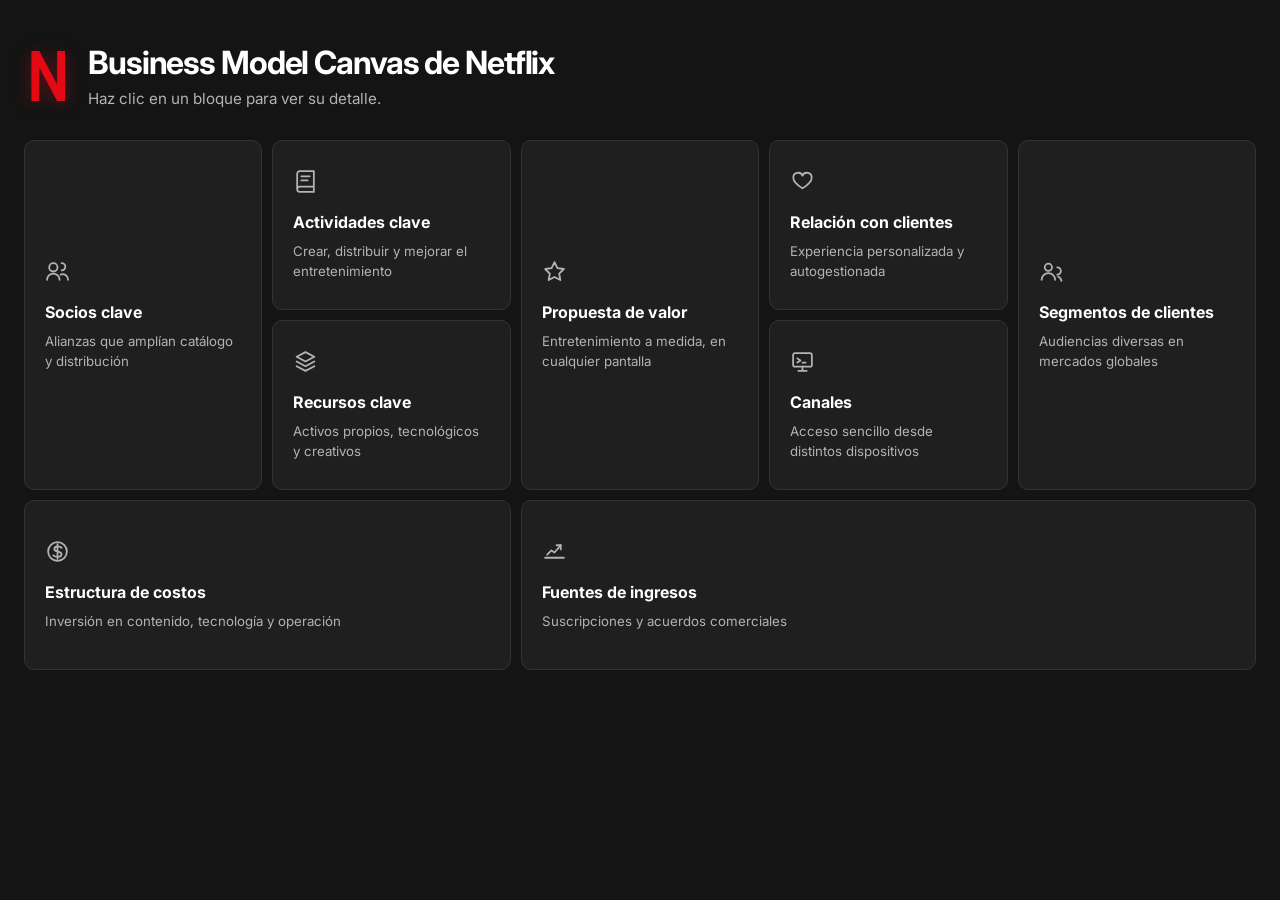
<file: Practica03/netflix-canvas/index.html>
﻿<!doctype html>
<html lang="es">
<head>
  <meta charset="utf-8">
  <meta name="viewport" content="width=device-width, initial-scale=1">
  <meta name="theme-color" content="#141414">
  <title>Business Model Canvas de Netflix</title>
  <link rel="preconnect" href="https://fonts.googleapis.com">
  <link rel="preconnect" href="https://fonts.gstatic.com" crossorigin>
  <link href="https://fonts.googleapis.com/css2?family=Inter:wght@400;500;600;700;800&display=swap" rel="stylesheet">
  <link rel="stylesheet" href="styles.css">
  <script type="module" src="script.js"></script>
</head>
<body>
  <main class="app-shell">
    <header class="page-header">
      <div class="brand-mark" aria-hidden="true">
        <svg viewBox="0 0 112 140" role="img" aria-label="Netflix logo">
          <path d="M0 0h22v94L72 0h22v140H72V46L22 140H0V0Z" fill="currentColor" transform="translate(112 0) scale(-1 1)"/>
        </svg>
      </div>
      <div>
        <h1>Business Model Canvas de Netflix</h1>
        <p>Haz clic en un bloque para ver su detalle.</p>
      </div>
    </header>
    <section class="canvas" id="canvas" aria-label="Business Model Canvas de Netflix"></section>
  </main>
  <div class="backdrop" id="backdrop" aria-hidden="true"></div>
  <div class="sr-only" id="announcer" aria-live="polite"></div>
</body>
</html>
</file>
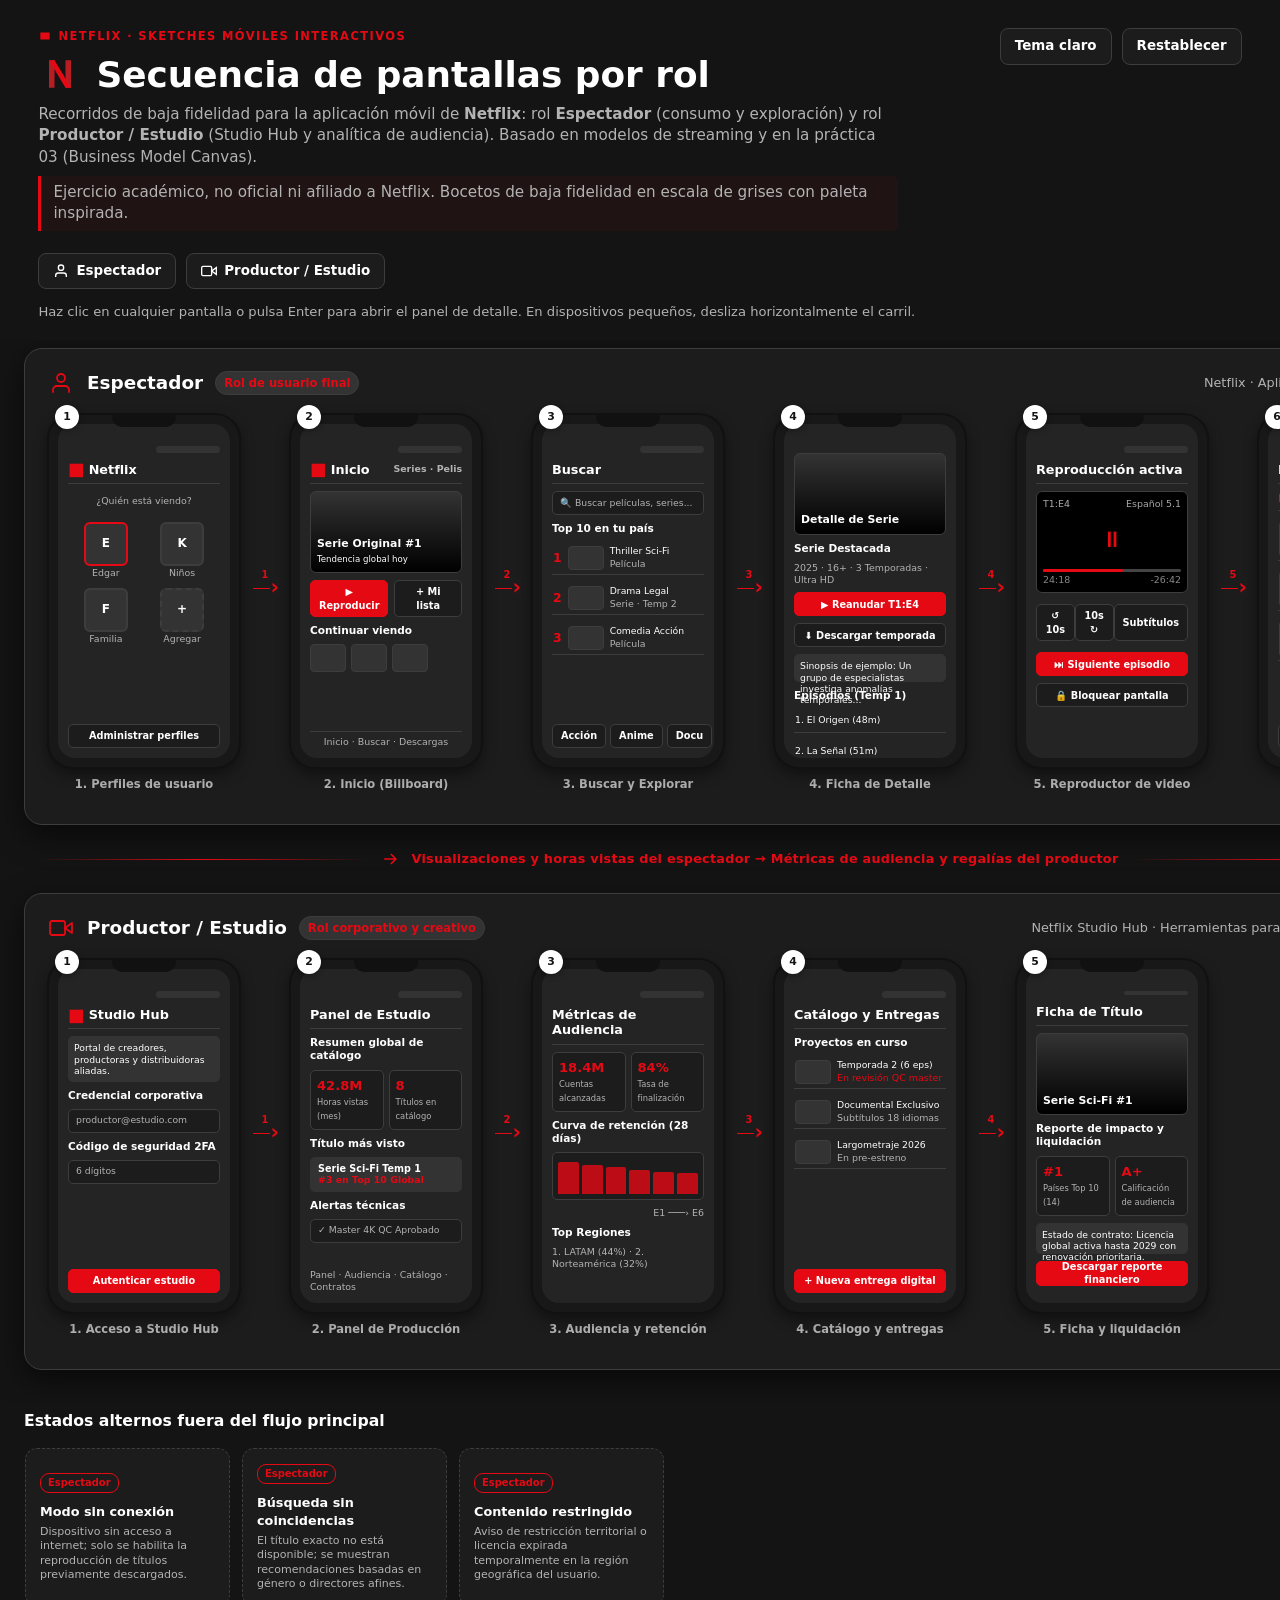
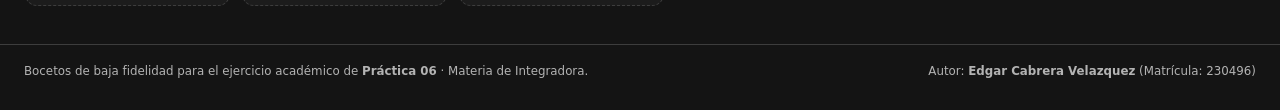
<file: Practica06/netflix-secuencia-pantallas.html>
<!doctype html>
<html lang="es">
<head>
  <meta charset="utf-8">
  <meta name="viewport" content="width=device-width, initial-scale=1">
  <meta name="description" content="Diagrama académico de secuencia de pantallas (sketches) de Netflix con 2 roles: Espectador y Productor de contenido.">
  <link rel="icon" href="data:image/svg+xml,%3Csvg xmlns='http://www.w3.org/2000/svg' viewBox='0 0 40 40'%3E%3Crect width='40' height='40' rx='9' fill='%23141414'/%3E%3Cpath d='M11 7h5v26h-5z' fill='%23B81D24'/%3E%3Cpath d='M24 7h5v26h-5z' fill='%23B81D24'/%3E%3Cpath d='M11 7l15 26h3L14 7z' fill='%23E50914'/%3E%3C/svg%3E">
  <title>Secuencia de pantallas · Netflix (Ejercicio Académico)</title>
  <style>
    :root {
      color-scheme: dark;
      --bg: #141414;
      --paper: #1c1c1c;
      --card-bg: #262626;
      --ink: #FFFFFF;
      --muted: #B3B3B3;
      --line: #3d3d3d;
      --fill: #333333;
      --fill2: #242424;
      --accent: #E50914;
      --accent-hover: #b81d24;
      --accent-ink: #FFFFFF;
      --accent-glow: rgba(229, 9, 20, 0.35);
      --frame: #111111;
      --phone: #181818;
      --shadow: 0 10px 30px rgba(0, 0, 0, 0.6);
      --font-stack: system-ui, -apple-system, "Segoe UI", Roboto, Helvetica, Arial, sans-serif;
    }

    body.light {
      color-scheme: light;
      --bg: #F4F4F6;
      --paper: #FFFFFF;
      --card-bg: #EAEAEA;
      --ink: #141414;
      --muted: #555555;
      --line: #CECECE;
      --fill: #DFDFDF;
      --fill2: #F0F0F0;
      --accent: #E50914;
      --accent-hover: #b81d24;
      --accent-ink: #FFFFFF;
      --accent-glow: rgba(229, 9, 20, 0.2);
      --frame: #242424;
      --phone: #FFFFFF;
      --shadow: 0 10px 30px rgba(0, 0, 0, 0.1);
    }

    * { box-sizing: border-box; }
    body {
      margin: 0;
      background: var(--bg);
      color: var(--ink);
      font: 14px/1.4 var(--font-stack);
      -webkit-font-smoothing: antialiased;
    }

    button {
      font: inherit;
      color: inherit;
      cursor: pointer;
      user-select: none;
      border: none;
      background: none;
    }

    button:focus-visible, [tabindex]:focus-visible {
      outline: 3px solid var(--accent);
      outline-offset: 3px;
    }

    /* HEADER */
    .top {
      max-width: 1650px;
      margin: auto;
      padding: 28px clamp(16px, 3vw, 48px) 14px;
    }
    .head {
      display: flex;
      justify-content: space-between;
      align-items: flex-start;
      gap: 24px;
    }
    .eyebrow {
      text-transform: uppercase;
      letter-spacing: .12em;
      font-size: .72rem;
      color: var(--accent);
      font-weight: 800;
      display: flex;
      align-items: center;
      gap: 6px;
    }
    .titleline {
      display: flex;
      align-items: center;
      gap: 14px;
      font-size: clamp(1.6rem, 2.8vw, 2.4rem);
      font-weight: 900;
      line-height: 1.15;
      margin: 8px 0;
    }
    .brandmark {
      width: 44px;
      height: 44px;
      flex: 0 0 44px;
    }
    .head p {
      max-width: 860px;
      color: var(--muted);
      margin: 8px 0;
      font-size: .95rem;
    }
    .academic {
      font-size: .82rem;
      color: var(--muted);
      border-left: 3px solid var(--accent);
      padding: 6px 12px;
      margin: 14px 0 0;
      background: rgba(229, 9, 20, 0.05);
      border-radius: 0 6px 6px 0;
    }

    .tools, .roles {
      display: flex;
      flex-wrap: wrap;
      gap: 10px;
    }
    .tools { justify-content: flex-end; }
    .tool, .rolebtn {
      border: 1px solid var(--line);
      border-radius: 8px;
      background: var(--paper);
      padding: 8px 14px;
      font-size: .84rem;
      font-weight: 600;
      transition: all .15s ease;
      display: inline-flex;
      align-items: center;
      gap: 7px;
    }
    .tool:hover, .rolebtn:hover {
      border-color: var(--accent);
      color: var(--ink);
    }
    .rolebtn[aria-pressed="true"] {
      background: var(--accent);
      color: var(--accent-ink);
      border-color: var(--accent);
      box-shadow: 0 0 0 3px var(--accent-glow);
    }
    .roles { margin-top: 14px; }
    .guide {
      font-size: .82rem;
      color: var(--muted);
      margin: 14px 0 4px;
    }

    /* CANVAS & LANES */
    .canvas {
      overflow-x: auto;
      padding: 8px 24px 32px;
      scrollbar-color: var(--line) transparent;
    }
    .lanes {
      max-width: 1650px;
      min-width: 1320px;
      margin: auto;
      display: grid;
      gap: 20px;
    }
    .lane {
      background: var(--paper);
      border: 1px solid var(--line);
      border-radius: 18px;
      padding: 20px 22px 22px;
      box-shadow: var(--shadow);
      transition: opacity .25s ease, filter .25s ease;
    }
    .lane.dim {
      opacity: 0.35;
      filter: grayscale(0.9);
    }
    .lanehead {
      display: flex;
      align-items: center;
      gap: 12px;
      margin: 0 0 16px;
    }
    .lanehead h2 {
      font-size: 1.15rem;
      font-weight: 800;
      margin: 0;
      scroll-margin-top: 30px;
    }
    .lanehead .badge {
      background: var(--fill);
      color: var(--accent);
      font-size: .72rem;
      font-weight: 700;
      padding: 3px 8px;
      border-radius: 12px;
      border: 1px solid var(--line);
    }
    .lanehead .hint {
      margin-left: auto;
      color: var(--muted);
      font-size: .8rem;
    }
    .icon {
      width: 28px;
      height: 28px;
      display: grid;
      place-items: center;
      color: var(--accent);
    }
    .icon svg {
      width: 24px;
      height: 24px;
      stroke: currentColor;
      fill: none;
      stroke-width: 1.8;
      stroke-linecap: round;
      stroke-linejoin: round;
    }

    /* FLOW & PHONES */
    .flow {
      display: flex;
      align-items: flex-start;
      gap: 12px;
    }
    .screen-wrap {
      width: 194px;
      flex: 0 0 194px;
      position: relative;
    }
    .phone {
      width: 100%;
      height: 356px;
      border: 2.5px solid var(--frame);
      border-radius: 26px;
      background: var(--phone);
      padding: 9px;
      position: relative;
      display: block;
      text-align: left;
      box-shadow: 0 6px 14px rgba(0,0,0,0.4);
      transition: transform .18s ease, box-shadow .18s ease, border-color .18s ease;
      cursor: pointer;
    }
    .phone:hover {
      transform: translateY(-4px);
      border-color: var(--accent);
      box-shadow: 0 12px 24px var(--accent-glow);
    }
    .notch {
      position: absolute;
      top: 0;
      left: calc(50% - 32px);
      height: 12px;
      width: 64px;
      background: var(--frame);
      border-radius: 0 0 10px 10px;
      z-index: 2;
    }
    .screen {
      height: 100%;
      min-width: 0;
      overflow: hidden;
      border-radius: 17px;
      background: var(--fill2);
      padding: 22px 10px 10px;
      display: flex;
      flex-direction: column;
      gap: 7px;
      font-size: .62rem;
    }

    /* WIREFRAME COMPONENTS */
    .status-bar {
      height: 7px;
      width: 42%;
      background: var(--fill);
      border-radius: 5px;
      align-self: flex-end;
    }
    .appbar {
      font-size: .8rem;
      font-weight: 800;
      line-height: 1.2;
      border-bottom: 1px solid var(--line);
      padding: 2px 0 6px;
      color: var(--ink);
      display: flex;
      align-items: center;
      gap: 4px;
    }
    .appbar .brand-dot {
      color: var(--accent);
      font-size: 1.1rem;
      line-height: 0;
    }
    .tiny {
      font-size: .59rem;
      color: var(--muted);
      line-height: 1.25;
      overflow-wrap: anywhere;
    }
    .label {
      font-size: .66rem;
      font-weight: 750;
      line-height: 1.24;
      color: var(--ink);
    }
    .field {
      height: 24px;
      min-height: 24px;
      border: 1px solid var(--line);
      border-radius: 5px;
      background: var(--paper);
      padding: 4px 7px;
      font-size: .58rem;
      color: var(--muted);
      overflow: hidden;
      white-space: nowrap;
      text-overflow: ellipsis;
      display: flex;
      align-items: center;
    }
    .block {
      min-height: 28px;
      background: var(--fill);
      border-radius: 5px;
      padding: 6px;
      font-size: .58rem;
      line-height: 1.2;
    }
    .tile {
      background: var(--fill);
      border-radius: 5px;
      min-height: 32px;
      padding: 6px 8px;
      font-size: .60rem;
      font-weight: 650;
      line-height: 1.15;
    }
    .row {
      display: flex;
      align-items: center;
      gap: 6px;
      min-height: 24px;
      border-bottom: 1px solid var(--line);
      padding: 3px 1px;
      font-size: .58rem;
    }
    .cover {
      width: 36px;
      height: 36px;
      flex: 0 0 36px;
      background: var(--fill);
      border: 1px solid var(--line);
      border-radius: 4px;
    }
    .cover.poster {
      width: 100%;
      height: 82px;
      flex: 0 0 82px;
      border-radius: 6px;
      background: linear-gradient(180deg, var(--fill) 0%, #000 100%);
      display: flex;
      align-items: flex-end;
      padding: 6px;
      font-weight: 800;
      color: #fff;
      font-size: .68rem;
    }
    .cover.avatar {
      width: 44px;
      height: 44px;
      border-radius: 6px;
      background: var(--fill);
      border: 2px solid var(--accent);
      display: grid;
      place-items: center;
      font-weight: 800;
      font-size: .75rem;
    }
    .buttonmock {
      min-height: 24px;
      border: 1px solid var(--line);
      border-radius: 5px;
      background: var(--fill);
      padding: 4px 8px;
      text-align: center;
      font-size: .61rem;
      font-weight: 750;
      display: flex;
      align-items: center;
      justify-content: center;
      gap: 4px;
    }
    .buttonmock.primary {
      background: var(--accent);
      border-color: var(--accent);
      color: var(--accent-ink);
    }
    .buttonmock.secondary {
      background: var(--paper);
      border-color: var(--line);
      color: var(--ink);
    }
    .spacer { flex: 1; }

    /* Video player sketch */
    .player-box {
      width: 100%;
      height: 102px;
      flex: 0 0 102px;
      background: #000;
      border-radius: 6px;
      position: relative;
      display: flex;
      flex-direction: column;
      justify-content: space-between;
      padding: 6px;
      border: 1px solid var(--line);
    }
    .player-center {
      align-self: center;
      font-size: 1.4rem;
      color: var(--accent);
    }
    .player-bar {
      height: 3px;
      width: 100%;
      background: #444;
      border-radius: 2px;
      position: relative;
    }
    .player-progress {
      height: 100%;
      width: 58%;
      background: var(--accent);
      border-radius: 2px;
    }

    /* Studio metric sketches */
    .metric-grid {
      display: grid;
      grid-template-columns: 1fr 1fr;
      gap: 5px;
    }
    .metric {
      padding: 6px;
      background: var(--paper);
      border: 1px solid var(--line);
      border-radius: 5px;
    }
    .metric b {
      display: block;
      font-size: .82rem;
      color: var(--accent);
    }
    .metric span {
      font-size: .52rem;
      color: var(--muted);
    }
    .chart-box {
      height: 48px;
      background: var(--paper);
      border: 1px solid var(--line);
      border-radius: 5px;
      padding: 5px;
      display: flex;
      align-items: flex-end;
      gap: 3px;
    }
    .chart-bar {
      flex: 1;
      background: var(--accent);
      border-radius: 2px 2px 0 0;
      opacity: .8;
    }

    /* STEP BADGE & ARROWS */
    .step {
      position: absolute;
      z-index: 3;
      left: 6px;
      top: -10px;
      width: 24px;
      height: 24px;
      border-radius: 50%;
      background: var(--ink);
      color: var(--bg);
      display: grid;
      place-items: center;
      font-size: .68rem;
      font-weight: 900;
      box-shadow: 0 2px 6px rgba(0,0,0,0.3);
    }
    .caption {
      text-align: center;
      font-size: .72rem;
      font-weight: 600;
      color: var(--muted);
      line-height: 1.25;
      min-height: 2.2em;
      margin: 8px 0 0;
    }
    .arrow {
      width: 24px;
      flex: 0 0 24px;
      margin-top: 155px;
      text-align: center;
      color: var(--accent);
      font-size: .62rem;
      font-weight: 800;
      position: relative;
    }
    .arrow:after {
      content: "";
      position: absolute;
      left: 0;
      right: 0;
      top: 20px;
      border-top: 1.5px solid var(--accent);
    }
    .arrow:before {
      content: "›";
      position: absolute;
      right: -2px;
      top: 9px;
      font-size: 1.3rem;
      line-height: 1;
      background: var(--paper);
      color: var(--accent);
      z-index: 1;
    }

    /* CROSS LANE CONNECTOR */
    .cross {
      display: flex;
      align-items: center;
      justify-content: center;
      gap: 12px;
      text-align: center;
      color: var(--accent);
      font-size: .8rem;
      font-weight: 700;
      padding: 4px 14px;
      letter-spacing: .02em;
    }
    .cross:before, .cross:after {
      content: "";
      height: 1px;
      background: linear-gradient(90deg, transparent, var(--accent), transparent);
      flex: 1;
    }
    .cross svg {
      width: 20px;
      height: 20px;
      stroke: var(--accent);
      fill: none;
      stroke-width: 2;
      flex: 0 0 auto;
    }

    /* ALTERNATES */
    .alternates {
      max-width: 1650px;
      margin: 8px auto 26px;
      padding: 0 24px;
    }
    .alternates h2 {
      font-size: .98rem;
      margin: 0 0 12px;
      font-weight: 750;
    }
    .altrow {
      display: flex;
      gap: 12px;
      overflow-x: auto;
      padding: 4px 1px 12px;
    }
    .alt {
      width: 205px;
      flex: 0 0 205px;
      min-height: 118px;
      background: var(--paper);
      border: 1px dashed var(--line);
      border-radius: 12px;
      text-align: left;
      padding: 14px;
      cursor: pointer;
      transition: all .16s ease;
    }
    .alt:hover {
      border-color: var(--accent);
      transform: translateY(-2px);
      box-shadow: 0 6px 14px var(--accent-glow);
    }
    .alt .tag {
      font-size: .62rem;
      font-weight: 700;
      color: var(--accent);
      border: 1px solid var(--accent);
      border-radius: 9px;
      padding: 2px 7px;
      display: inline-block;
      margin-bottom: 6px;
    }
    .alt b {
      display: block;
      font-size: .80rem;
      margin: 4px 0;
      color: var(--ink);
    }
    .alt small {
      display: block;
      color: var(--muted);
      font-size: .69rem;
      line-height: 1.3;
    }

    /* FOOTER */
    .foot {
      max-width: 1650px;
      padding: 0 24px 30px;
      margin: auto;
      color: var(--muted);
      font-size: .74rem;
      border-top: 1px solid var(--line);
      padding-top: 18px;
      display: flex;
      justify-content: space-between;
      flex-wrap: wrap;
      gap: 10px;
    }

    /* MODAL OVERLAY & PANEL */
    .overlay {
      position: fixed;
      inset: 0;
      background: rgba(0, 0, 0, 0.75);
      backdrop-filter: blur(4px);
      display: none;
      align-items: flex-end;
      justify-content: flex-end;
      z-index: 99;
      opacity: 0;
      transition: opacity .2s ease;
    }
    .overlay.open {
      display: flex;
      opacity: 1;
    }
    .panel {
      height: 100%;
      width: min(460px, 100%);
      overflow-y: auto;
      padding: 28px;
      background: var(--paper);
      color: var(--ink);
      border-left: 2px solid var(--accent);
      box-shadow: -10px 0 40px rgba(0, 0, 0, 0.7);
      transform: translateX(100%);
      transition: transform .25s ease;
    }
    .overlay.open .panel {
      transform: translateX(0);
    }
    .paneltop {
      display: flex;
      justify-content: space-between;
      gap: 14px;
      align-items: flex-start;
      margin-bottom: 20px;
    }
    .panel h2 {
      font-size: 1.35rem;
      font-weight: 850;
      margin: 6px 0 0;
    }
    .panel h3 {
      font-size: .86rem;
      text-transform: uppercase;
      letter-spacing: .06em;
      color: var(--accent);
      margin: 22px 0 6px;
      font-weight: 800;
    }
    .panel p {
      font-size: .88rem;
      color: var(--muted);
      line-height: 1.5;
      margin: 0;
    }
    .panel .close {
      border: 1px solid var(--line);
      border-radius: 8px;
      background: var(--fill);
      padding: 7px 12px;
      font-weight: 700;
      font-size: .82rem;
      transition: all .15s ease;
    }
    .panel .close:hover {
      background: var(--accent);
      color: var(--accent-ink);
      border-color: var(--accent);
    }
    .sr {
      position: absolute;
      width: 1px;
      height: 1px;
      padding: 0;
      margin: -1px;
      overflow: hidden;
      clip: rect(0,0,0,0);
      white-space: nowrap;
      border: 0;
    }

    /* ROLE ARRIVAL ANIMATION */
    .lane.arrived {
      animation: role-arrival 1s ease-out;
    }
    @keyframes role-arrival {
      0% {
        outline: 3px solid var(--accent);
        outline-offset: 2px;
        box-shadow: 0 0 0 8px var(--accent-glow), var(--shadow);
      }
      100% {
        outline: 1px solid transparent;
        outline-offset: 6px;
        box-shadow: var(--shadow);
      }
    }

    @media(max-width: 768px) {
      .head { display: block; }
      .tools { justify-content: flex-start; margin-top: 14px; }
      .canvas { padding-left: 14px; padding-right: 14px; }
      .lanes { min-width: 1280px; }
      .alternates { padding: 0 14px; }
      .panel {
        height: min(85%, 680px);
        width: 100%;
        border-radius: 20px 20px 0 0;
        border-left: none;
        border-top: 3px solid var(--accent);
        transform: translateY(100%);
      }
      .overlay.open .panel {
        transform: translateY(0);
      }
    }

    @media(prefers-reduced-motion: reduce) {
      *, *:before, *:after {
        scroll-behavior: auto !important;
        transition: none !important;
        animation: none !important;
      }
    }
  </style>
</head>
<body>

  <!-- HEADER -->
  <header class="top">
    <div class="head">
      <div>
        <div class="eyebrow">
          <svg width="14" height="14" viewBox="0 0 24 24" fill="currentColor"><path d="M4 6h16v12H4z"/></svg>
          Netflix · sketches móviles interactivos
        </div>
        <h1 class="titleline">
          <svg class="brandmark" role="img" aria-label="Logotipo original de cinta cinematográfica de streaming" viewBox="0 0 48 48">
            <rect width="48" height="48" rx="10" fill="#141414"/>
            <path d="M12 9h6v30h-6z" fill="#B81D24"/>
            <path d="M30 9h6v30h-6z" fill="#B81D24"/>
            <path d="M12 9l18 30h6L18 9z" fill="#E50914"/>
          </svg>
          <span>Secuencia de pantallas por rol</span>
        </h1>
        <p>Recorridos de baja fidelidad para la aplicación móvil de <strong>Netflix</strong>: rol <strong>Espectador</strong> (consumo y exploración) y rol <strong>Productor / Estudio</strong> (Studio Hub y analítica de audiencia). Basado en modelos de streaming y en la práctica 03 (Business Model Canvas).</p>
        <p class="academic">Ejercicio académico, no oficial ni afiliado a Netflix. Bocetos de baja fidelidad en escala de grises con paleta inspirada.</p>
      </div>
      <div class="tools">
        <button type="button" class="tool" id="theme" aria-pressed="false">Tema claro</button>
        <button type="button" class="tool" id="reset">Restablecer</button>
      </div>
    </div>

    <!-- ROLE FILTERS -->
    <div class="roles" aria-label="Seleccionar recorrido de rol">
      <button type="button" class="rolebtn" data-role="viewer" aria-pressed="false">
        <svg aria-hidden="true" width="16" height="16" viewBox="0 0 24 24" fill="none" stroke="currentColor" stroke-width="2"><path d="M20 21v-2a4 4 0 0 0-4-4H8a4 4 0 0 0-4 4v2"/><circle cx="12" cy="7" r="4"/></svg>
        Espectador
      </button>
      <button type="button" class="rolebtn" data-role="producer" aria-pressed="false">
        <svg aria-hidden="true" width="16" height="16" viewBox="0 0 24 24" fill="none" stroke="currentColor" stroke-width="2"><path d="M23 7l-7 5 7 5V7z"/><rect x="1" y="5" width="15" height="14" rx="2" ry="2"/></svg>
        Productor / Estudio
      </button>
    </div>
    <div class="guide">Haz clic en cualquier pantalla o pulsa Enter para abrir el panel de detalle. En dispositivos pequeños, desliza horizontalmente el carril.</div>
  </header>

  <div id="role-live" class="sr" aria-live="polite" aria-atomic="true"></div>

  <!-- CANVAS LANES -->
  <main class="canvas">
    <div class="lanes">

      <!-- LANE 1: ESPECTADOR -->
      <section class="lane" data-lane="viewer" aria-labelledby="viewer-heading">
        <div class="lanehead">
          <span class="icon" role="img" aria-label="Espectador">
            <svg viewBox="0 0 24 24"><path d="M20 21v-2a4 4 0 0 0-4-4H8a4 4 0 0 0-4 4v2"/><circle cx="12" cy="7" r="4"/></svg>
          </span>
          <h2 id="viewer-heading" tabindex="-1">Espectador</h2>
          <span class="badge">Rol de usuario final</span>
          <span class="hint">Netflix · Aplicación móvil de streaming</span>
        </div>

        <div class="flow">
          <!-- Pantalla 1: Login / Perfiles -->
          <div class="screen-wrap">
            <button class="phone" data-screen="v-login" aria-label="Pantalla 1: Inicio de sesión y selección de perfil">
              <span class="step">1</span>
              <span class="notch"></span>
              <span class="screen">
                <span class="status-bar"></span>
                <span class="appbar"><span class="brand-dot">■</span> Netflix</span>
                <span class="tiny" style="text-align:center;margin-top:4px">¿Quién está viendo?</span>
                <div style="display:grid;grid-template-columns:1fr 1fr;gap:8px;margin:8px auto;width:95%">
                  <div style="text-align:center"><div class="cover avatar" style="margin:auto">E</div><span class="tiny">Edgar</span></div>
                  <div style="text-align:center"><div class="cover avatar" style="margin:auto;border-color:var(--line)">K</div><span class="tiny">Niños</span></div>
                  <div style="text-align:center"><div class="cover avatar" style="margin:auto;border-color:var(--line)">F</div><span class="tiny">Familia</span></div>
                  <div style="text-align:center"><div class="cover avatar" style="margin:auto;border-color:var(--line);border-style:dashed">+</div><span class="tiny">Agregar</span></div>
                </div>
                <span class="spacer"></span>
                <span class="buttonmock secondary">Administrar perfiles</span>
              </span>
            </button>
            <p class="caption">1. Perfiles de usuario</p>
          </div>

          <div class="arrow" aria-hidden="true">1</div>

          <!-- Pantalla 2: Inicio / Billboard -->
          <div class="screen-wrap">
            <button class="phone" data-screen="v-home" aria-label="Pantalla 2: Inicio y cartelera">
              <span class="step">2</span>
              <span class="notch"></span>
              <span class="screen">
                <span class="status-bar"></span>
                <span class="appbar"><span class="brand-dot">■</span> Inicio <span class="tiny" style="margin-left:auto">Series · Pelis</span></span>
                <div class="cover poster">
                  <span>Serie Original #1<br><span style="font-weight:400;font-size:.54rem">Tendencia global hoy</span></span>
                </div>
                <div style="display:flex;gap:6px">
                  <span class="buttonmock primary" style="flex:1">▶ Reproducir</span>
                  <span class="buttonmock secondary" style="flex:1">+ Mi lista</span>
                </div>
                <span class="label">Continuar viendo</span>
                <div style="display:flex;gap:5px;overflow:hidden">
                  <div class="cover" style="width:48px;height:28px"></div>
                  <div class="cover" style="width:48px;height:28px"></div>
                  <div class="cover" style="width:48px;height:28px"></div>
                </div>
                <span class="spacer"></span>
                <span class="tiny" style="text-align:center;border-top:1px solid var(--line);padding-top:4px">Inicio · Buscar · Descargas</span>
              </span>
            </button>
            <p class="caption">2. Inicio (Billboard)</p>
          </div>

          <div class="arrow" aria-hidden="true">2</div>

          <!-- Pantalla 3: Buscar / Explorar -->
          <div class="screen-wrap">
            <button class="phone" data-screen="v-search" aria-label="Pantalla 3: Búsqueda y categorías">
              <span class="step">3</span>
              <span class="notch"></span>
              <span class="screen">
                <span class="status-bar"></span>
                <span class="appbar">Buscar</span>
                <div class="field">🔍 Buscar películas, series...</div>
                <span class="label">Top 10 en tu país</span>
                <div class="row"><b style="color:var(--accent);font-size:.78rem">1</b><span class="cover" style="height:24px;width:32px"></span><span>Thriller Sci-Fi<br><span class="tiny">Película</span></span></div>
                <div class="row"><b style="color:var(--accent);font-size:.78rem">2</b><span class="cover" style="height:24px;width:32px"></span><span>Drama Legal<br><span class="tiny">Serie · Temp 2</span></span></div>
                <div class="row"><b style="color:var(--accent);font-size:.78rem">3</b><span class="cover" style="height:24px;width:32px"></span><span>Comedia Acción<br><span class="tiny">Película</span></span></div>
                <span class="spacer"></span>
                <div style="display:flex;gap:4px"><span class="buttonmock secondary" style="flex:1">Acción</span><span class="buttonmock secondary" style="flex:1">Anime</span><span class="buttonmock secondary" style="flex:1">Docu</span></div>
              </span>
            </button>
            <p class="caption">3. Buscar y Explorar</p>
          </div>

          <div class="arrow" aria-hidden="true">3</div>

          <!-- Pantalla 4: Detalle de Título -->
          <div class="screen-wrap">
            <button class="phone" data-screen="v-detail" aria-label="Pantalla 4: Detalle del título">
              <span class="step">4</span>
              <span class="notch"></span>
              <span class="screen">
                <span class="status-bar"></span>
                <div class="cover poster" style="height:70px">
                  <span>Detalle de Serie</span>
                </div>
                <span class="label">Serie Destacada</span>
                <span class="tiny">2025 · 16+ · 3 Temporadas · Ultra HD</span>
                <span class="buttonmock primary">▶ Reanudar T1:E4</span>
                <span class="buttonmock secondary">⬇ Descargar temporada</span>
                <span class="block">Sinopsis de ejemplo: Un grupo de especialistas investiga anomalías temporales...</span>
                <span class="label">Episodios (Temp 1)</span>
                <div class="row"><span>1. El Origen (48m)</span></div>
                <div class="row"><span>2. La Señal (51m)</span></div>
                <span class="spacer"></span>
              </span>
            </button>
            <p class="caption">4. Ficha de Detalle</p>
          </div>

          <div class="arrow" aria-hidden="true">4</div>

          <!-- Pantalla 5: Reproductor -->
          <div class="screen-wrap">
            <button class="phone" data-screen="v-player" aria-label="Pantalla 5: Reproductor de streaming">
              <span class="step">5</span>
              <span class="notch"></span>
              <span class="screen">
                <span class="status-bar"></span>
                <span class="appbar">Reproducción activa</span>
                <div class="player-box">
                  <div style="display:flex;justify-content:space-between"><span class="tiny" style="color:#aaa">T1:E4</span><span class="tiny" style="color:#aaa">Español 5.1</span></div>
                  <div class="player-center">⏸</div>
                  <div>
                    <div class="player-bar"><div class="player-progress"></div></div>
                    <div style="display:flex;justify-content:space-between;margin-top:2px"><span class="tiny" style="color:#888">24:18</span><span class="tiny" style="color:#888">-26:42</span></div>
                  </div>
                </div>
                <div style="display:flex;justify-content:space-between;margin:4px 0">
                  <span class="buttonmock secondary" style="flex:1">↺ 10s</span>
                  <span class="buttonmock secondary" style="flex:1">10s ↻</span>
                  <span class="buttonmock secondary" style="flex:1">Subtítulos</span>
                </div>
                <span class="buttonmock primary">⏭ Siguiente episodio</span>
                <span class="buttonmock secondary">🔒 Bloquear pantalla</span>
                <span class="spacer"></span>
              </span>
            </button>
            <p class="caption">5. Reproductor de video</p>
          </div>

          <div class="arrow" aria-hidden="true">5</div>

          <!-- Pantalla 6: Mi lista y Descargas -->
          <div class="screen-wrap">
            <button class="phone" data-screen="v-library" aria-label="Pantalla 6: Mi lista y descargas">
              <span class="step">6</span>
              <span class="notch"></span>
              <span class="screen">
                <span class="status-bar"></span>
                <span class="appbar">Mi lista y Descargas</span>
                <div style="display:flex;border-bottom:1px solid var(--line);gap:10px;padding-bottom:4px">
                  <b style="color:var(--accent);font-size:.65rem">Mi lista (12)</b>
                  <span class="tiny">Descargas (3)</span>
                </div>
                <div class="row"><span class="cover" style="width:28px;height:36px"></span><span>Sci-Fi Original<br><span class="tiny">Película · 1h 54m</span></span></div>
                <div class="row"><span class="cover" style="width:28px;height:36px"></span><span>Drama Misterio<br><span class="tiny">Serie · 2 temporadas</span></span></div>
                <div class="row"><span class="cover" style="width:28px;height:36px"></span><span>Documental Tierra<br><span class="tiny">Serie documental</span></span></div>
                <span class="spacer"></span>
                <div class="field" style="font-size:.52rem">💾 Almacenamiento: 4.2 GB libres</div>
              </span>
            </button>
            <p class="caption">6. Mi lista y Descargas</p>
          </div>
        </div>
      </section>

      <!-- CROSS-LANE FLOW -->
      <div class="cross" aria-label="Las reproducciones y horas vistas alimentan las métricas y regalías del productor">
        <svg aria-hidden="true" viewBox="0 0 24 24"><path d="M5 12h14M13 6l6 6-6 6"/></svg>
        <span>Visualizaciones y horas vistas del espectador → Métricas de audiencia y regalías del productor</span>
      </div>

      <!-- LANE 2: PRODUCTOR / ESTUDIO -->
      <section class="lane" data-lane="producer" aria-labelledby="producer-heading">
        <div class="lanehead">
          <span class="icon" role="img" aria-label="Productor / Estudio">
            <svg viewBox="0 0 24 24"><path d="M23 7l-7 5 7 5V7z"/><rect x="1" y="5" width="15" height="14" rx="2" ry="2"/></svg>
          </span>
          <h2 id="producer-heading" tabindex="-1">Productor / Estudio</h2>
          <span class="badge">Rol corporativo y creativo</span>
          <span class="hint">Netflix Studio Hub · Herramientas para creadores y distribuidoras</span>
        </div>

        <div class="flow">
          <!-- Pantalla 1: Login Studio Hub -->
          <div class="screen-wrap">
            <button class="phone" data-screen="p-login" aria-label="Pantalla 1: Acceso a Studio Hub">
              <span class="step">1</span>
              <span class="notch"></span>
              <span class="screen">
                <span class="status-bar"></span>
                <span class="appbar"><span class="brand-dot">■</span> Studio Hub</span>
                <span class="block">Portal de creadores, productoras y distribuidoras aliadas.</span>
                <span class="label">Credencial corporativa</span>
                <div class="field">productor@estudio.com</div>
                <span class="label">Código de seguridad 2FA</span>
                <div class="field">6 dígitos</div>
                <span class="spacer"></span>
                <span class="buttonmock primary">Autenticar estudio</span>
              </span>
            </button>
            <p class="caption">1. Acceso a Studio Hub</p>
          </div>

          <div class="arrow" aria-hidden="true">1</div>

          <!-- Pantalla 2: Dashboard Principal -->
          <div class="screen-wrap">
            <button class="phone" data-screen="p-home" aria-label="Pantalla 2: Panel principal de producción">
              <span class="step">2</span>
              <span class="notch"></span>
              <span class="screen">
                <span class="status-bar"></span>
                <span class="appbar">Panel de Estudio</span>
                <span class="label">Resumen global de catálogo</span>
                <div class="metric-grid">
                  <div class="metric"><b>42.8M</b><span>Horas vistas (mes)</span></div>
                  <div class="metric"><b>8</b><span>Títulos en catálogo</span></div>
                </div>
                <span class="label">Título más visto</span>
                <div class="tile">Serie Sci-Fi Temp 1<br><span class="tiny" style="color:var(--accent)">#3 en Top 10 Global</span></div>
                <span class="label">Alertas técnicas</span>
                <div class="field">✓ Master 4K QC Aprobado</div>
                <span class="spacer"></span>
                <span class="tiny">Panel · Audiencia · Catálogo · Contratos</span>
              </span>
            </button>
            <p class="caption">2. Panel de Producción</p>
          </div>

          <div class="arrow" aria-hidden="true">2</div>

          <!-- Pantalla 3: Métricas de Audiencia -->
          <div class="screen-wrap">
            <button class="phone" data-screen="p-audience" aria-label="Pantalla 3: Métricas de audiencia y retención">
              <span class="step">3</span>
              <span class="notch"></span>
              <span class="screen">
                <span class="status-bar"></span>
                <span class="appbar">Métricas de Audiencia</span>
                <div class="metric-grid">
                  <div class="metric"><b>18.4M</b><span>Cuentas alcanzadas</span></div>
                  <div class="metric"><b>84%</b><span>Tasa de finalización</span></div>
                </div>
                <span class="label">Curva de retención (28 días)</span>
                <div class="chart-box">
                  <div class="chart-bar" style="height:90%"></div>
                  <div class="chart-bar" style="height:82%"></div>
                  <div class="chart-bar" style="height:75%"></div>
                  <div class="chart-bar" style="height:68%"></div>
                  <div class="chart-bar" style="height:62%"></div>
                  <div class="chart-bar" style="height:58%"></div>
                </div>
                <span class="tiny" style="text-align:right">E1 ───› E6</span>
                <span class="label">Top Regiones</span>
                <div class="tiny">1. LATAM (44%) · 2. Norteamérica (32%)</div>
                <span class="spacer"></span>
              </span>
            </button>
            <p class="caption">3. Audiencia y retención</p>
          </div>

          <div class="arrow" aria-hidden="true">3</div>

          <!-- Pantalla 4: Catálogo y Entregas -->
          <div class="screen-wrap">
            <button class="phone" data-screen="p-catalog" aria-label="Pantalla 4: Gestión de catálogo y entregas">
              <span class="step">4</span>
              <span class="notch"></span>
              <span class="screen">
                <span class="status-bar"></span>
                <span class="appbar">Catálogo y Entregas</span>
                <span class="label">Proyectos en curso</span>
                <div class="row">
                  <span class="cover" style="width:24px;height:24px"></span>
                  <span>Temporada 2 (6 eps)<br><span class="tiny" style="color:var(--accent)">En revisión QC master</span></span>
                </div>
                <div class="row">
                  <span class="cover" style="width:24px;height:24px"></span>
                  <span>Documental Exclusivo<br><span class="tiny">Subtítulos 18 idiomas</span></span>
                </div>
                <div class="row">
                  <span class="cover" style="width:24px;height:24px"></span>
                  <span>Largometraje 2026<br><span class="tiny">En pre-estreno</span></span>
                </div>
                <span class="spacer"></span>
                <span class="buttonmock primary">+ Nueva entrega digital</span>
              </span>
            </button>
            <p class="caption">4. Catálogo y entregas</p>
          </div>

          <div class="arrow" aria-hidden="true">4</div>

          <!-- Pantalla 5: Ficha de Producción y Reporte -->
          <div class="screen-wrap">
            <button class="phone" data-screen="p-detail" aria-label="Pantalla 5: Ficha de producción y liquidación">
              <span class="step">5</span>
              <span class="notch"></span>
              <span class="screen">
                <span class="status-bar"></span>
                <span class="appbar">Ficha de Título</span>
                <div class="cover poster" style="height:60px">
                  <span>Serie Sci-Fi #1</span>
                </div>
                <span class="label">Reporte de impacto y liquidación</span>
                <div class="metric-grid">
                  <div class="metric"><b>#1</b><span>Países Top 10 (14)</span></div>
                  <div class="metric"><b>A+</b><span>Calificación de audiencia</span></div>
                </div>
                <span class="block">Estado de contrato: Licencia global activa hasta 2029 con renovación prioritaria.</span>
                <span class="buttonmock primary">Descargar reporte financiero</span>
                <span class="spacer"></span>
              </span>
            </button>
            <p class="caption">5. Ficha y liquidación</p>
          </div>
        </div>
      </section>

    </div>
  </main>

  <!-- ALTERNATES -->
  <section class="alternates">
    <h2>Estados alternos fuera del flujo principal</h2>
    <div class="altrow">
      <button type="button" class="alt" data-screen="x-offline">
        <span class="tag">Espectador</span>
        <b>Modo sin conexión</b>
        <small>Dispositivo sin acceso a internet; solo se habilita la reproducción de títulos previamente descargados.</small>
      </button>

      <button type="button" class="alt" data-screen="x-no-results">
        <span class="tag">Espectador</span>
        <b>Búsqueda sin coincidencias</b>
        <small>El título exacto no está disponible; se muestran recomendaciones basadas en género o directores afines.</small>
      </button>

      <button type="button" class="alt" data-screen="x-unavailable">
        <span class="tag">Espectador</span>
        <b>Contenido restringido</b>
        <small>Aviso de restricción territorial o licencia expirada temporalmente en la región geográfica del usuario.</small>
      </button>
    </div>
  </section>

  <!-- FOOTER -->
  <footer class="foot">
    <span>Bocetos de baja fidelidad para el ejercicio académico de <strong>Práctica 06</strong> · Materia de Integradora.</span>
    <span>Autor: <strong>Edgar Cabrera Velazquez</strong> (Matrícula: 230496)</span>
  </footer>

  <!-- DETAIL MODAL OVERLAY -->
  <div class="overlay" id="overlay" role="dialog" aria-modal="true" aria-labelledby="panel-title">
    <aside class="panel">
      <div class="paneltop">
        <div>
          <div class="eyebrow" id="panel-role">Detalle de pantalla</div>
          <h2 id="panel-title">Título</h2>
        </div>
        <button type="button" class="close" id="close" aria-label="Cerrar panel de detalle">Cerrar ✕</button>
      </div>
      <div id="panel-body"></div>
    </aside>
  </div>

  <!-- SCRIPT -->
  <script>
    const details = {
      'v-login': [
        'Espectador',
        'Inicio de sesión y selección de perfiles',
        'Permitir que el usuario se autentique y seleccione su perfil personal dentro de la cuenta del hogar para mantener recomendaciones y listas separadas.',
        'Avatar personal, perfiles de miembros de la familia, perfil especial para niños con control parental, opción de agregar nuevo perfil y botón de administración.',
        'Toca el perfil de Edgar → Ingresa a la Pantalla de Inicio (Billboard).'
      ],
      'v-home': [
        'Espectador',
        'Inicio (Cartelera y Carruseles)',
        'Presentar el estreno o contenido más relevante en un gran Billboard superior con acceso inmediato, seguido de filas personalizadas de recomendaciones.',
        'Billboard con póster principal, botón destacado "Reproducir", botón "+ Mi lista", carrusel "Continuar viendo" y fila de tendencias.',
        'Toca el botón Buscar en la barra de navegación → Pantalla de Búsqueda y Exploración.'
      ],
      'v-search': [
        'Espectador',
        'Buscar y Explorar',
        'Permitir encontrar títulos específicos por nombre, actores o directores, o explorar el catálogo a través de los títulos más vistos del día.',
        'Campo de texto de búsqueda en tiempo real, lista clasificada del Top 10 hoy en el país y filtros rápidos por categorías (Acción, Anime, Documentales).',
        'Toca un título del Top 10 o de los resultados → Ficha de Detalle del Título.'
      ],
      'v-detail': [
        'Espectador',
        'Ficha de Detalle de Película / Serie',
        'Proveer sinopsis completa, ficha técnica, elenco, temporadas, duración, opciones de audio y control de lista personal antes de reproducir.',
        'Póster principal de cabecera, etiquetas de año, edad recomendada y resolución (4K/HDR), botón grande de Reproducción, selector de temporadas y lista de episodios.',
        'Toca el botón Reproducir → Pantalla de Reproductor de Video.'
      ],
      'v-player': [
        'Espectador',
        'Reproductor de Video en Streaming',
        'Brindar una experiencia inmersiva de visualización con controles precisos de reproducción, selección de idiomas de audio y subtítulos cerrados.',
        'Ventana de video interactiva, barra de avance temporal, controles de salto de 10 segundos, selector de audio/subtítulos, botón de bloqueo de pantalla y botón de siguiente episodio.',
        'Pulsa atrás y abre la pestaña de Mi lista → Pantalla de Mi Lista y Descargas.'
      ],
      'v-library': [
        'Espectador',
        'Mi lista y Contenido Descargado',
        'Gestionar la colección de series y películas guardadas para ver después, así como administrar el almacenamiento ocupado por descargas offline.',
        'Pestañas conmutables entre "Mi lista" y "Descargas", tarjetas con miniaturas y botón de descarga rápida, e indicador del espacio libre en el dispositivo.',
        'Selecciona cualquier título para comenzar la reproducción directa.'
      ],
      'p-login': [
        'Productor / Estudio',
        'Acceso seguro a Netflix Studio Hub',
        'Autenticación empresarial para casas productoras, directores y distribuidores autorizados con acceso al catálogo maestro.',
        'Formulario con correo corporativo, autenticación de dos factores (2FA) y selección de la productora asociada.',
        'Introduce el código de verificación → Ingresa al Panel Principal del Estudio.'
      ],
      'p-home': [
        'Productor / Estudio',
        'Panel Principal de Producción (Dashboard)',
        'Brindar una vista panorámica del rendimiento de los títulos licenciados u originales del estudio en la plataforma.',
        'Tarjetas de horas de visualización mensuales acumuladas (Hours Viewed), títulos activos, monitoreo del Top 10 global y avisos de control de calidad.',
        'Toca el módulo de análisis de audiencia → Pantalla de Métricas de Audiencia y Retención.'
      ],
      'p-audience': [
        'Productor / Estudio',
        'Métricas de Audiencia y Curva de Retención',
        'Evaluar la recepción del contenido a nivel global y cómo los espectadores avanzan a través de los episodios de una temporada.',
        'Gráfico de barras de retención episodio por episodio, métrica de cuentas alcanzadas en los primeros 28 días y distribución demográfica por región.',
        'Selecciona la pestaña de Catálogo → Gestión de Catálogo y Entregas Digitales.'
      ],
      'p-catalog': [
        'Productor / Estudio',
        'Gestión de Catálogo y Entregas Digitales',
        'Supervisar el flujo de trabajo de posproducción, revisión de calidad (QC) de audio/video y preparación de paquetes multilingües.',
        'Lista de proyectos con semáforo de estado ("En revisión QC", "Aprobado", "En catálogo"), progreso de subtitulado y botón de entrega de nuevos masters.',
        'Selecciona un título en catálogo → Ficha de Producción y Liquidación.'
      ],
      'p-detail': [
        'Productor / Estudio',
        'Ficha de Producción y Liquidación Financiera',
        'Consultar el expediente integral de un título, impacto en ranking internacional y el reporte contractual de regalías.',
        'Ficha técnica maestra, resumen de países donde alcanzó el Top 10, calificación promedio de usuarios y botón para descargar el reporte financiero oficial.',
        'El recorrido del rol de Productor concluye en esta ficha de gestión integral.'
      ],
      'x-offline': [
        'Espectador',
        'Modo sin conexión a internet',
        'Avisar al usuario que no cuenta con conexión de red y dirigirlo a reproducir el contenido que descargó previamente en la memoria de su teléfono.',
        'Banner de advertencia de desconexión, lista filtrada únicamente con títulos descargados y botón para reintentar la conexión.',
        'Conéctate a una red Wi-Fi o datos para restaurar el catálogo completo.'
      ],
      'x-no-results': [
        'Espectador',
        'Búsqueda sin coincidencias directas',
        'Evitar frustración al no hallar un título específico sugiriendo producciones del mismo género o con temática similar disponibles en el catálogo.',
        'Mensaje amigable "No encontramos resultados para tu búsqueda", sugerencias temáticas y mosaico de títulos recomendados.',
        'Modifica la búsqueda o toca una recomendación para abrir su detalle.'
      ],
      'x-unavailable': [
        'Espectador',
        'Contenido no disponible en tu región',
        'Informar con claridad que una película o serie no está licenciada en el país actual del usuario o que su disponibilidad ha finalizado.',
        'Ícono de restricción geográfica, explicación de derechos de distribución y botón para recibir notificación si el título vuelve a estar disponible.',
        'Regresa a la pantalla de Inicio para explorar otros títulos disponibles.'
      ]
    };

    const overlay = document.getElementById('overlay');
    const panelTitle = document.getElementById('panel-title');
    const panelRole = document.getElementById('panel-role');
    const panelBody = document.getElementById('panel-body');
    const closeBtn = document.getElementById('close');
    let triggerEl = null;

    function openPanel(id, el) {
      const d = details[id];
      if (!d) return;
      triggerEl = el;
      panelRole.textContent = d[0];
      panelTitle.textContent = d[1];
      panelBody.replaceChildren();

      const sections = [
        ['Propósito de la pantalla', d[2]],
        ['Elementos de la interfaz', d[3]],
        ['Acción hacia la siguiente pantalla', d[4]]
      ];

      for (const [title, text] of sections) {
        const h = document.createElement('h3');
        h.textContent = title;
        const p = document.createElement('p');
        p.textContent = text;
        panelBody.append(h, p);
      }

      overlay.classList.add('open');
      closeBtn.focus();
    }

    function closePanel() {
      overlay.classList.remove('open');
      if (triggerEl) triggerEl.focus();
    }

    document.querySelectorAll('[data-screen]').forEach(el => {
      el.addEventListener('click', () => openPanel(el.dataset.screen, el));
    });

    closeBtn.addEventListener('click', closePanel);
    overlay.addEventListener('click', (e) => {
      if (e.target === overlay) closePanel();
    });
    document.addEventListener('keydown', (e) => {
      if (e.key === 'Escape' && overlay.classList.contains('open')) closePanel();
    });

    // ROLE NAVIGATION & HIGHLIGHT
    document.querySelectorAll('.rolebtn').forEach(btn => {
      btn.addEventListener('click', () => {
        const role = btn.dataset.role;
        document.querySelectorAll('.rolebtn').forEach(b => {
          b.setAttribute('aria-pressed', String(b === btn));
        });

        document.querySelectorAll('.lane').forEach(l => {
          l.classList.toggle('dim', l.dataset.lane !== role);
        });

        const targetLane = document.querySelector(`.lane[data-lane="${role}"]`);
        const heading = targetLane.querySelector('.lanehead h2');
        const canvas = document.querySelector('.canvas');
        const reduce = window.matchMedia('(prefers-reduced-motion: reduce)').matches;

        canvas.scrollTo({ left: 0, behavior: reduce ? 'auto' : 'smooth' });

        const rect = targetLane.getBoundingClientRect();
        const margin = 28;
        const fullyVisible = rect.top >= margin && rect.bottom <= window.innerHeight;

        if (!fullyVisible) {
          window.scrollTo({
            top: Math.max(0, window.scrollY + rect.top - margin),
            behavior: reduce ? 'auto' : 'smooth'
          });
        }

        heading.setAttribute('tabindex', '-1');
        heading.focus({ preventScroll: true });

        document.getElementById('role-live').textContent =
          `Mostrando el recorrido del ${role === 'producer' ? 'Productor / Estudio' : 'Espectador'}.`;

        if (!reduce) {
          targetLane.classList.remove('arrived');
          void targetLane.offsetWidth;
          targetLane.classList.add('arrived');
          targetLane.addEventListener('animationend', () => targetLane.classList.remove('arrived'), { once: true });
        }
      });
    });

    // THEME TOGGLE
    const themeBtn = document.getElementById('theme');
    themeBtn.addEventListener('click', () => {
      const isLight = document.body.classList.toggle('light');
      themeBtn.setAttribute('aria-pressed', String(isLight));
      themeBtn.textContent = isLight ? 'Tema oscuro' : 'Tema claro';
    });

    // RESET BUTTON
    document.getElementById('reset').addEventListener('click', () => {
      document.querySelectorAll('.rolebtn').forEach(b => b.setAttribute('aria-pressed', 'false'));
      document.querySelectorAll('.lane').forEach(l => l.classList.remove('dim'));
      document.body.classList.remove('light');
      themeBtn.setAttribute('aria-pressed', 'false');
      themeBtn.textContent = 'Tema claro';
      closePanel();
    });
  </script>
</body>
</html>
</file>
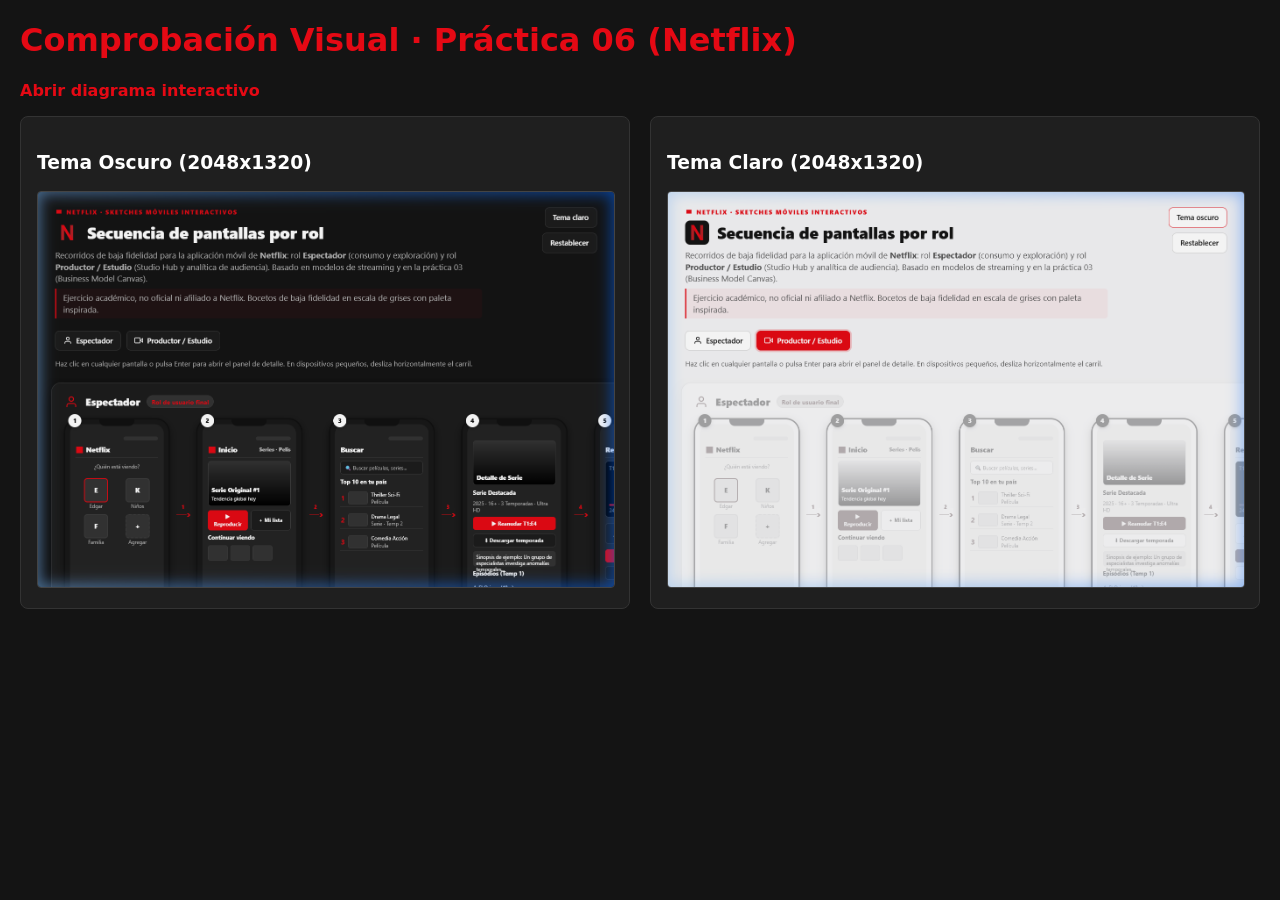
<file: Practica06/netflix-secuencia-pantallas.visual-check.html>
<!DOCTYPE html>
<html lang="es">
<head>
  <meta charset="utf-8">
  <title>Verificación Visual · Secuencia de Pantallas Netflix</title>
  <style>
    body { font-family: system-ui, sans-serif; background: #141414; color: #fff; margin: 20px; }
    h1 { color: #E50914; }
    .grid { display: grid; grid-template-columns: 1fr 1fr; gap: 20px; }
    .card { background: #1f1f1f; border-radius: 8px; padding: 16px; border: 1px solid #333; }
    img { width: 100%; border-radius: 4px; border: 1px solid #444; }
    a { color: #E50914; text-decoration: none; font-weight: bold; }
  </style>
</head>
<body>
  <h1>Comprobación Visual · Práctica 06 (Netflix)</h1>
  <p><a href="netflix-secuencia-pantallas.html">Abrir diagrama interactivo</a></p>
  <div class="grid">
    <div class="card">
      <h3>Tema Oscuro (2048x1320)</h3>
      <img src="netflix-secuencia-pantallas.visual-check.2048x1320.dark.png" alt="Tema Oscuro">
    </div>
    <div class="card">
      <h3>Tema Claro (2048x1320)</h3>
      <img src="netflix-secuencia-pantallas.visual-check.2048x1320.light.png" alt="Tema Claro">
    </div>
  </div>
</body>
</html>
</file>
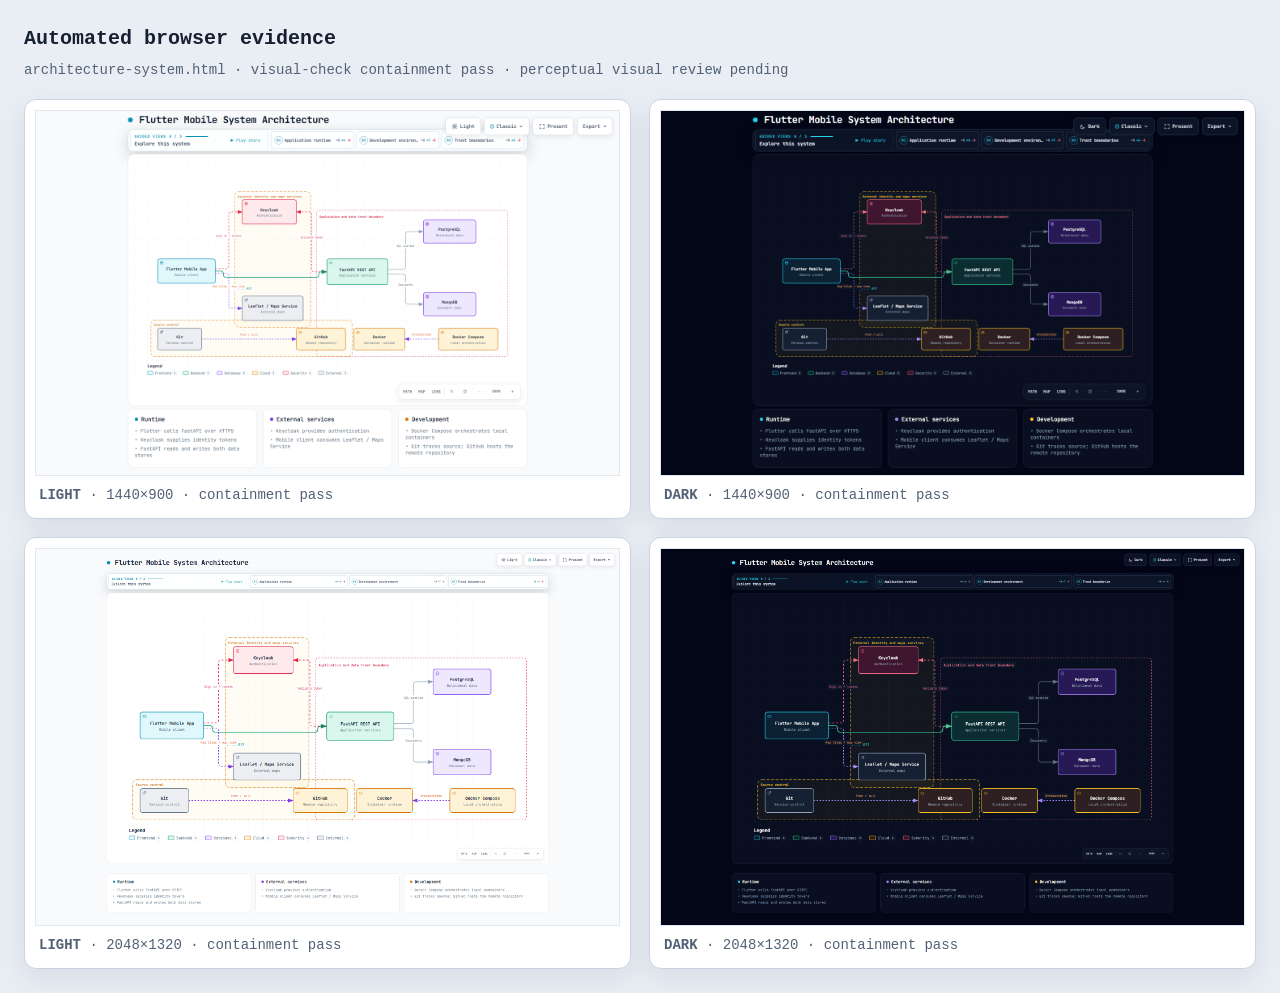
<file: Practica02/architecture-system/architecture-system.visual-check.html>
<!doctype html>
<html lang="en">
<head>
<meta charset="utf-8">
<meta name="viewport" content="width=device-width,initial-scale=1">
<title>Archify automated browser evidence · architecture-system.html</title>
<style>
*{box-sizing:border-box}body{margin:0;padding:24px;background:#e9eef5;color:#172033;font:14px/1.5 ui-monospace,SFMono-Regular,Menlo,Consolas,monospace}header{max-width:1500px;margin:0 auto 18px}h1{margin:0 0 6px;font-size:20px}p{margin:0;color:#526176}.grid{max-width:1500px;margin:auto;display:grid;grid-template-columns:repeat(2,minmax(0,1fr));gap:18px}figure{margin:0;padding:10px;background:white;border:1px solid #c9d4e3;border-radius:12px;box-shadow:0 10px 30px rgba(15,23,42,.08)}img{display:block;width:100%;height:auto;border:1px solid #e2e8f0}figcaption{padding:9px 4px 2px;color:#526176}@media(max-width:900px){.grid{grid-template-columns:1fr}}
</style>
</head>
<body>
<header><h1>Automated browser evidence</h1><p>architecture-system.html · visual-check containment pass · perceptual visual review pending</p></header>
<main class="grid">
      <figure>
        <img src="architecture-system.visual-check.1440x900.light.png" alt="light 1440 by 900">
        <figcaption><strong>LIGHT</strong> · 1440×900 · containment pass</figcaption>
      </figure>
      <figure>
        <img src="architecture-system.visual-check.1440x900.dark.png" alt="dark 1440 by 900">
        <figcaption><strong>DARK</strong> · 1440×900 · containment pass</figcaption>
      </figure>
      <figure>
        <img src="architecture-system.visual-check.2048x1320.light.png" alt="light 2048 by 1320">
        <figcaption><strong>LIGHT</strong> · 2048×1320 · containment pass</figcaption>
      </figure>
      <figure>
        <img src="architecture-system.visual-check.2048x1320.dark.png" alt="dark 2048 by 1320">
        <figcaption><strong>DARK</strong> · 2048×1320 · containment pass</figcaption>
      </figure>
</main>
</body>
</html>
</file>
<file: Practica03/netflix-canvas/styles.css>
/* Variables */
:root {
  color-scheme: dark;
  --red: #E50914;
  --red-dark: #B81D24;
  --bg: #141414;
  --surface: #1F1F1F;
  --surface-hover: #2A2A2A;
  --border: #333333;
  --text: #FFFFFF;
  --text-muted: #B3B3B3;
  font-family: Inter, Figtree, sans-serif;
  font-synthesis: none;
  text-rendering: optimizeLegibility;
}

* { box-sizing: border-box; }
html { min-width: 320px; background: var(--bg); }
body { margin: 0; min-height: 100vh; background: var(--bg); color: var(--text); }
body.has-open-card { overflow: hidden; }
button { font: inherit; }
.sr-only { position: absolute; width: 1px; height: 1px; padding: 0; margin: -1px; overflow: hidden; clip: rect(0, 0, 0, 0); white-space: nowrap; border: 0; }

/* Layout */
.app-shell { width: min(100% - 48px, 1280px); margin: 0 auto; padding: 44px 0 56px; }
.page-header { display: flex; align-items: center; gap: 18px; margin: 0 0 32px; }
.brand-mark { width: 42px; height: 50px; flex: 0 0 auto; color: var(--red); filter: drop-shadow(0 2px 8px rgb(229 9 20 / 35%)); margin-right: 4px; }
.brand-mark svg { display: block; width: 100%; height: 100%; }
.page-header h1 { margin: 0; font-size: clamp(1.5rem, 3vw, 2rem); line-height: 1.2; letter-spacing: -.035em; }
.page-header p { margin: 7px 0 0; color: var(--text-muted); font-size: .95rem; }
.canvas { display: grid; grid-template-columns: repeat(5, minmax(0, 1fr)); grid-template-rows: repeat(3, minmax(170px, 1fr)); gap: 10px; align-items: stretch; }
.slot { min-width: 0; min-height: var(--slot-h, 170px); align-self: stretch; position: relative; }
.slot > .panel { height: 100%; }
.slot[data-id="socios"] { grid-column: 1; grid-row: 1 / 3; }
.slot[data-id="actividades"] { grid-column: 2; grid-row: 1; }
.slot[data-id="recursos"] { grid-column: 2; grid-row: 2; }
.slot[data-id="propuesta"] { grid-column: 3; grid-row: 1 / 3; }
.slot[data-id="relacion"] { grid-column: 4; grid-row: 1; }
.slot[data-id="canales"] { grid-column: 4; grid-row: 2; }
.slot[data-id="segmentos"] { grid-column: 5; grid-row: 1 / 3; }
.slot[data-id="costos"] { grid-column: 1 / 3; grid-row: 3; }
.slot[data-id="ingresos"] { grid-column: 3 / 6; grid-row: 3; }
.panel { display: flex; flex-direction: column; height: 100%; }

/* Tarjetas */
.card { position: relative; display: flex; flex: 1 1 auto; flex-direction: column; align-items: flex-start; justify-content: center; width: 100%; min-height: 0; padding: 20px; overflow: hidden; text-align: left; color: var(--text); background: var(--surface); border: 1px solid var(--border); border-radius: 10px; cursor: pointer; transition: background-color 180ms ease, border-color 180ms ease, box-shadow 180ms ease, opacity 180ms ease, transform 180ms ease; }
.card:hover { background: var(--surface-hover); border-color: var(--red); box-shadow: 0 2px 10px rgb(0 0 0 / 24%); }
.card:focus-visible, .close-button:focus-visible { outline: 3px solid var(--red); outline-offset: 3px; }
.card-icon { width: 25px; height: 25px; margin: 0 0 18px; color: var(--text-muted); transition: color 180ms ease; }
.card:hover .card-icon, .card:focus-visible .card-icon { color: var(--red); }
.card-title { margin: 0; font-size: 1rem; line-height: 1.35; font-weight: 700; }
.card-summary { margin: 8px 0 0; color: var(--text-muted); font-size: .83rem; line-height: 1.5; }
.card.is-dimmed { opacity: .35; }
.card.is-open { position: fixed; z-index: 30; inset: 24px; width: auto; height: auto; min-height: 0; padding: clamp(24px, 5vw, 64px); overflow-x: hidden; overflow-y: auto; border-color: var(--red); border-radius: 14px; background: var(--surface); box-shadow: 0 24px 100px rgb(0 0 0 / 55%); cursor: auto; transform-origin: center center; }
.card.is-open:hover { background: var(--surface); box-shadow: 0 24px 100px rgb(0 0 0 / 55%); }
.card.is-open .card-icon { width: 42px; height: 42px; margin: 0 0 20px; color: var(--red); }
.card.is-open .card-title { max-width: calc(100% - 48px); font-size: clamp(1.75rem, 5vw, 3rem); line-height: 1.12; letter-spacing: -.035em; }
.card.is-open .card-summary { display: none; }

/* Panel expandido */
.expanded-content { display: none; width: 100%; margin-top: 10px; opacity: 1; transition: opacity 140ms ease; }
.card.is-open .expanded-content { display: block; }
.card.is-closing .expanded-content { opacity: 0; }
.close-button { position: fixed; z-index: 32; top: 38px; right: 38px; display: grid; place-items: center; width: 46px; height: 46px; padding: 0; color: var(--red); background: var(--surface-hover); border: 1px solid var(--border); border-radius: 50%; cursor: pointer; }
.close-button:hover { color: var(--text); background: var(--red-dark); }
.close-button svg { width: 21px; height: 21px; }
.expanded-subtitle { margin: 0 0 10px; color: var(--text-muted); font-size: 1rem; font-weight: 500; }
.metric { display: inline-flex; align-items: center; margin: 0 0 30px; padding: 7px 11px; color: var(--red); background: rgb(229 9 20 / 10%); border: 1px solid rgb(229 9 20 / 35%); border-radius: 999px; font-size: .84rem; font-weight: 700; }
.detail-label { margin: 0 0 18px; color: var(--text-muted); font-size: .74rem; font-weight: 700; letter-spacing: .13em; }
.point-list { display: grid; grid-template-columns: minmax(0, 1fr); gap: 0; max-width: 900px; margin: 0; padding: 0; list-style: none; }
.point { display: grid; grid-template-columns: 22px minmax(0, 1fr); gap: 13px; padding: 15px 0; border-top: 1px solid var(--border); }
.point-arrow { width: 17px; height: 17px; margin-top: 2px; color: var(--red); }
.point h3 { margin: 0; font-size: 1rem; line-height: 1.45; font-weight: 700; }
.point p { margin: 4px 0 0; color: var(--text-muted); font-size: .95rem; line-height: 1.6; }

/* Overlay */
.backdrop { position: fixed; z-index: 20; inset: 0; visibility: hidden; opacity: 0; background: rgb(0 0 0 / 70%); transition: opacity 200ms ease, visibility 200ms ease; }
.backdrop.is-visible { visibility: visible; opacity: 1; }

/* Responsive */
@media (max-width: 1024px) {
  .canvas { grid-template-columns: repeat(2, minmax(0, 1fr)); grid-template-rows: auto; grid-auto-rows: minmax(205px, 1fr); }
  .slot[data-id] { grid-column: auto; grid-row: auto; min-height: 180px; }
  .slot[data-id="costos"], .slot[data-id="ingresos"] { grid-column: span 2; }
  .app-shell { padding-top: 34px; }
}
@media (max-width: 640px) {
  .app-shell { width: min(100% - 28px, 480px); padding: 24px 0 36px; }
  .page-header { align-items: flex-start; gap: 13px; margin-bottom: 23px; }
  .brand-mark { width: 27px; height: 36px; }
  .page-header h1 { font-size: 1.35rem; }
  .page-header p { font-size: .9rem; }
  .canvas { grid-template-columns: minmax(0, 1fr); grid-auto-rows: minmax(165px, auto); gap: 10px; }
  .slot[data-id] { grid-column: auto; grid-row: auto; }
  .card { padding: 19px; }
  .card-icon { margin-bottom: 14px; }
  .card.is-open { inset: 12px; padding: 24px 20px; }
  .close-button { top: 22px; right: 22px; width: 42px; height: 42px; }
  .card.is-open .card-title { max-width: calc(100% - 42px); }
  .expanded-content { margin-top: 6px; }
  .metric { margin-bottom: 23px; }
  .point h3, .point p { font-size: 1rem; }
}

/* Reduced motion */
@media (prefers-reduced-motion: reduce) {
  *, *::before, *::after { scroll-behavior: auto; transition-duration: 0ms; animation-duration: 0ms; animation-iteration-count: 1; }
}
</file>
